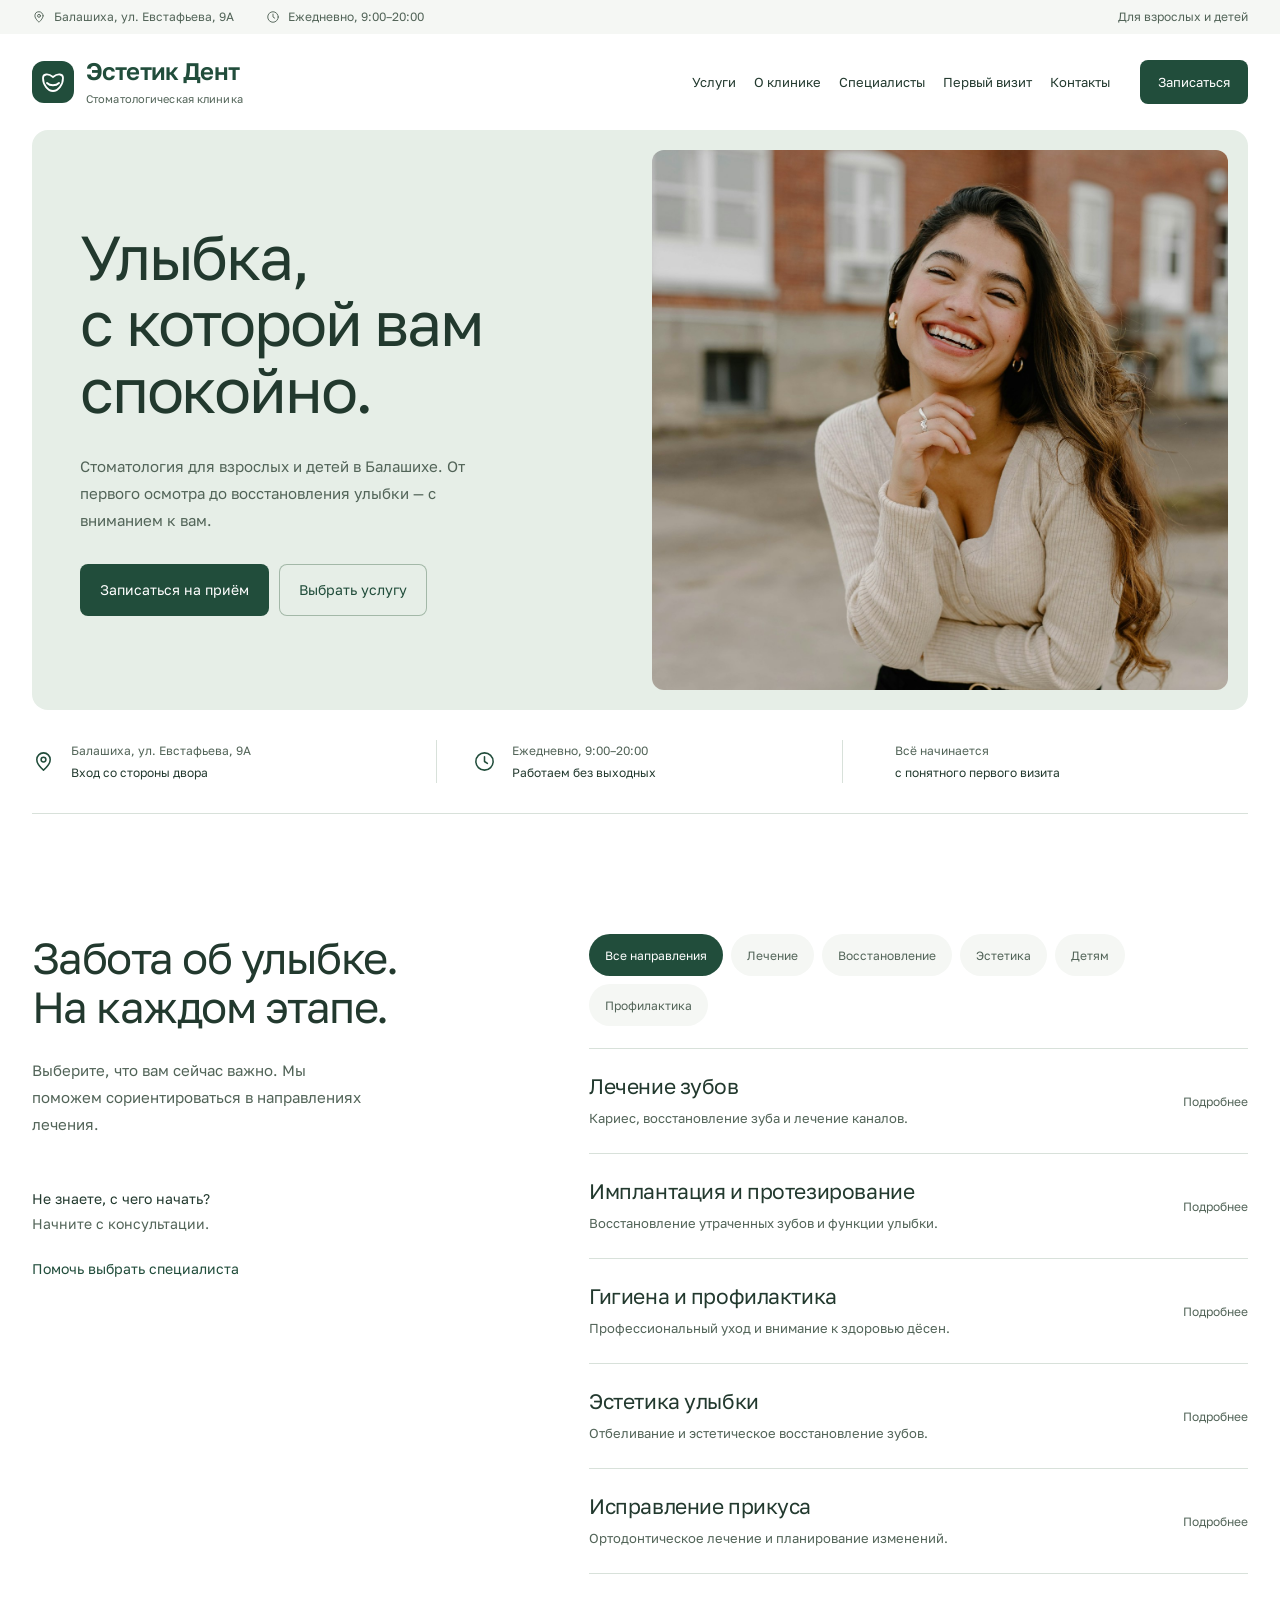
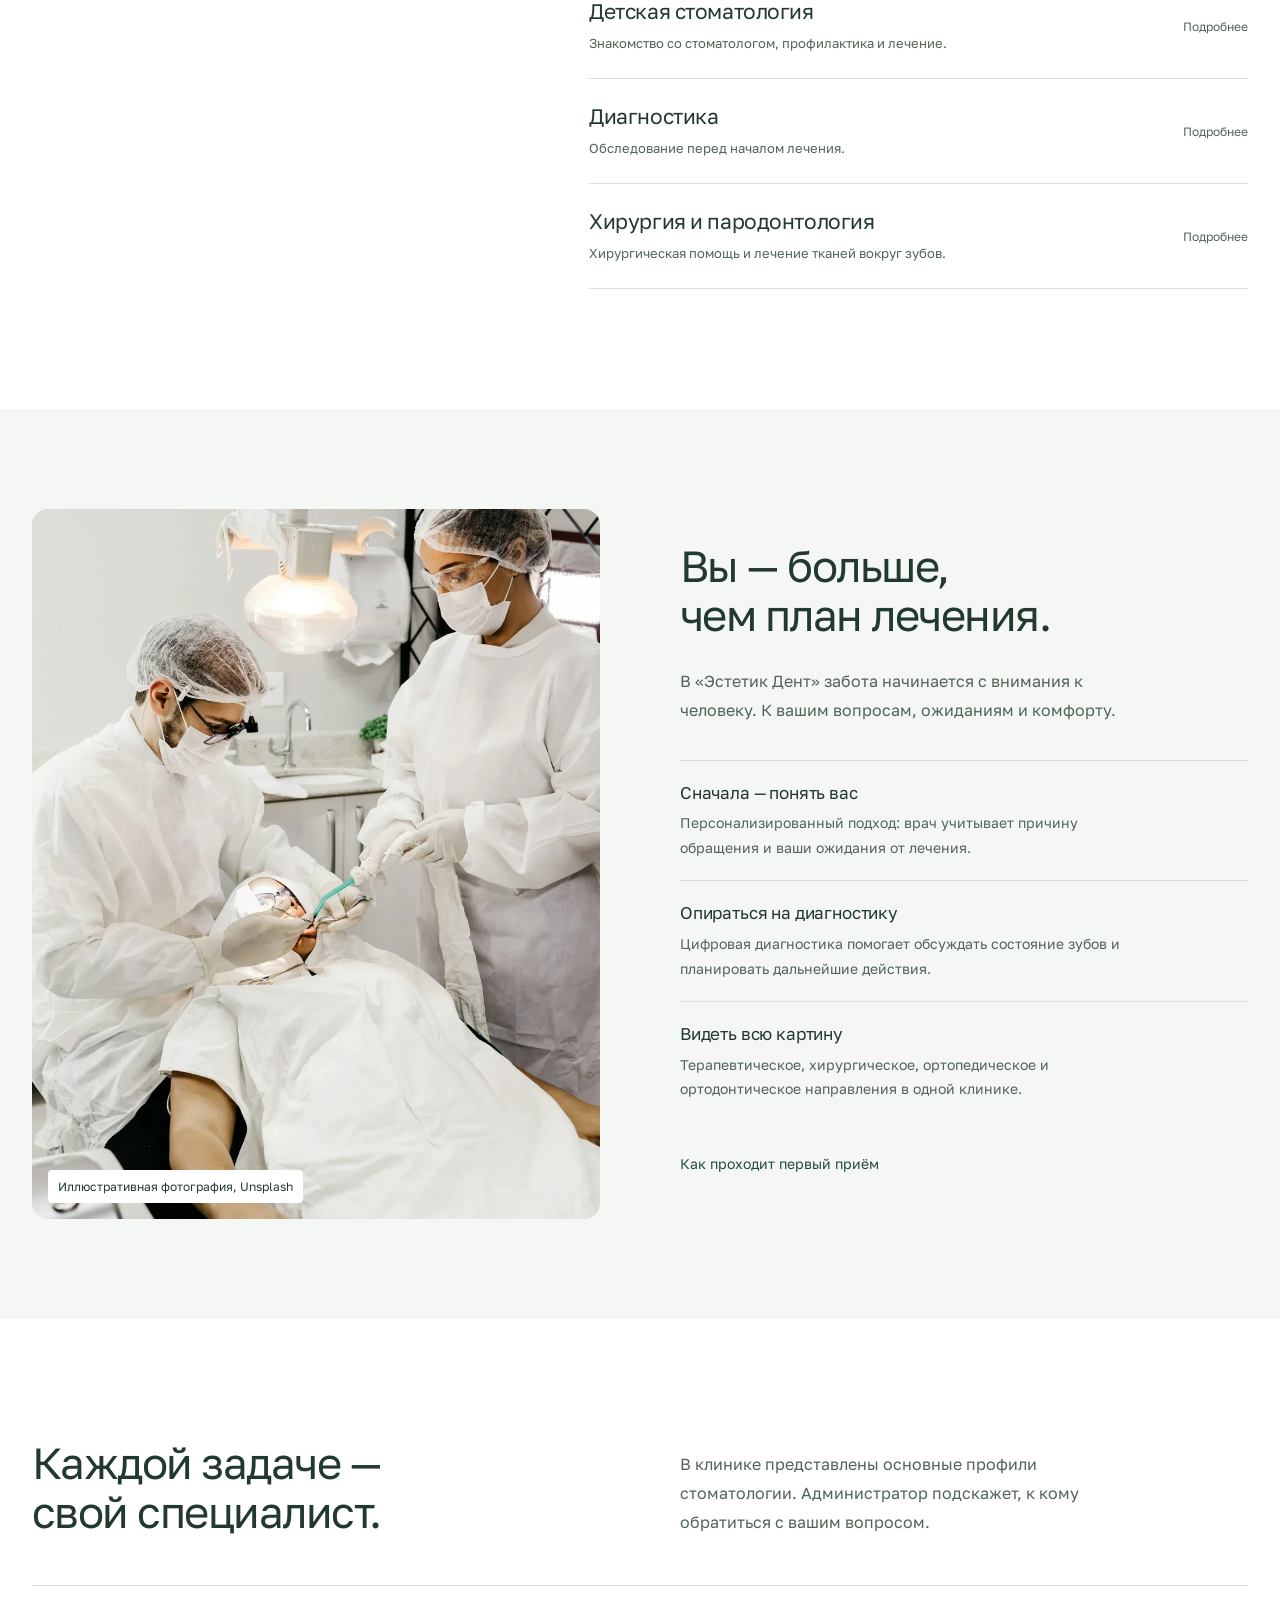
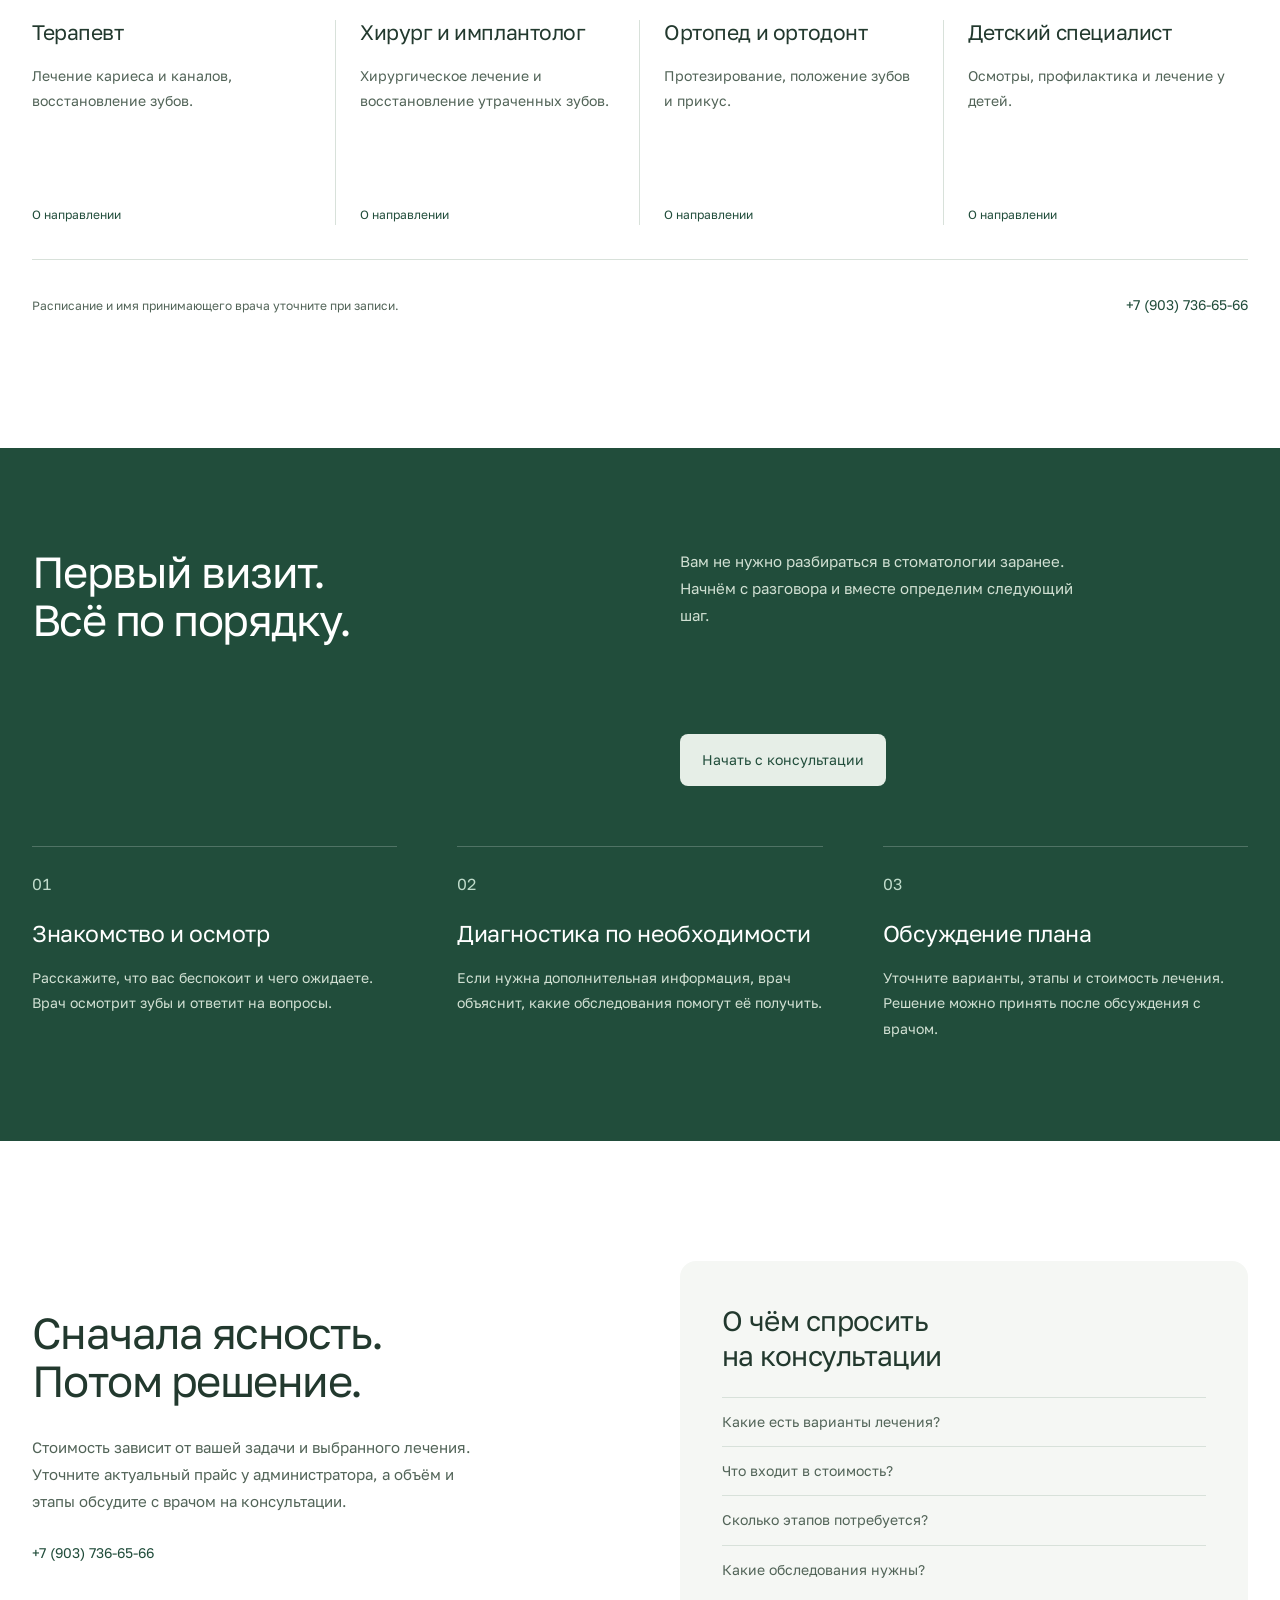
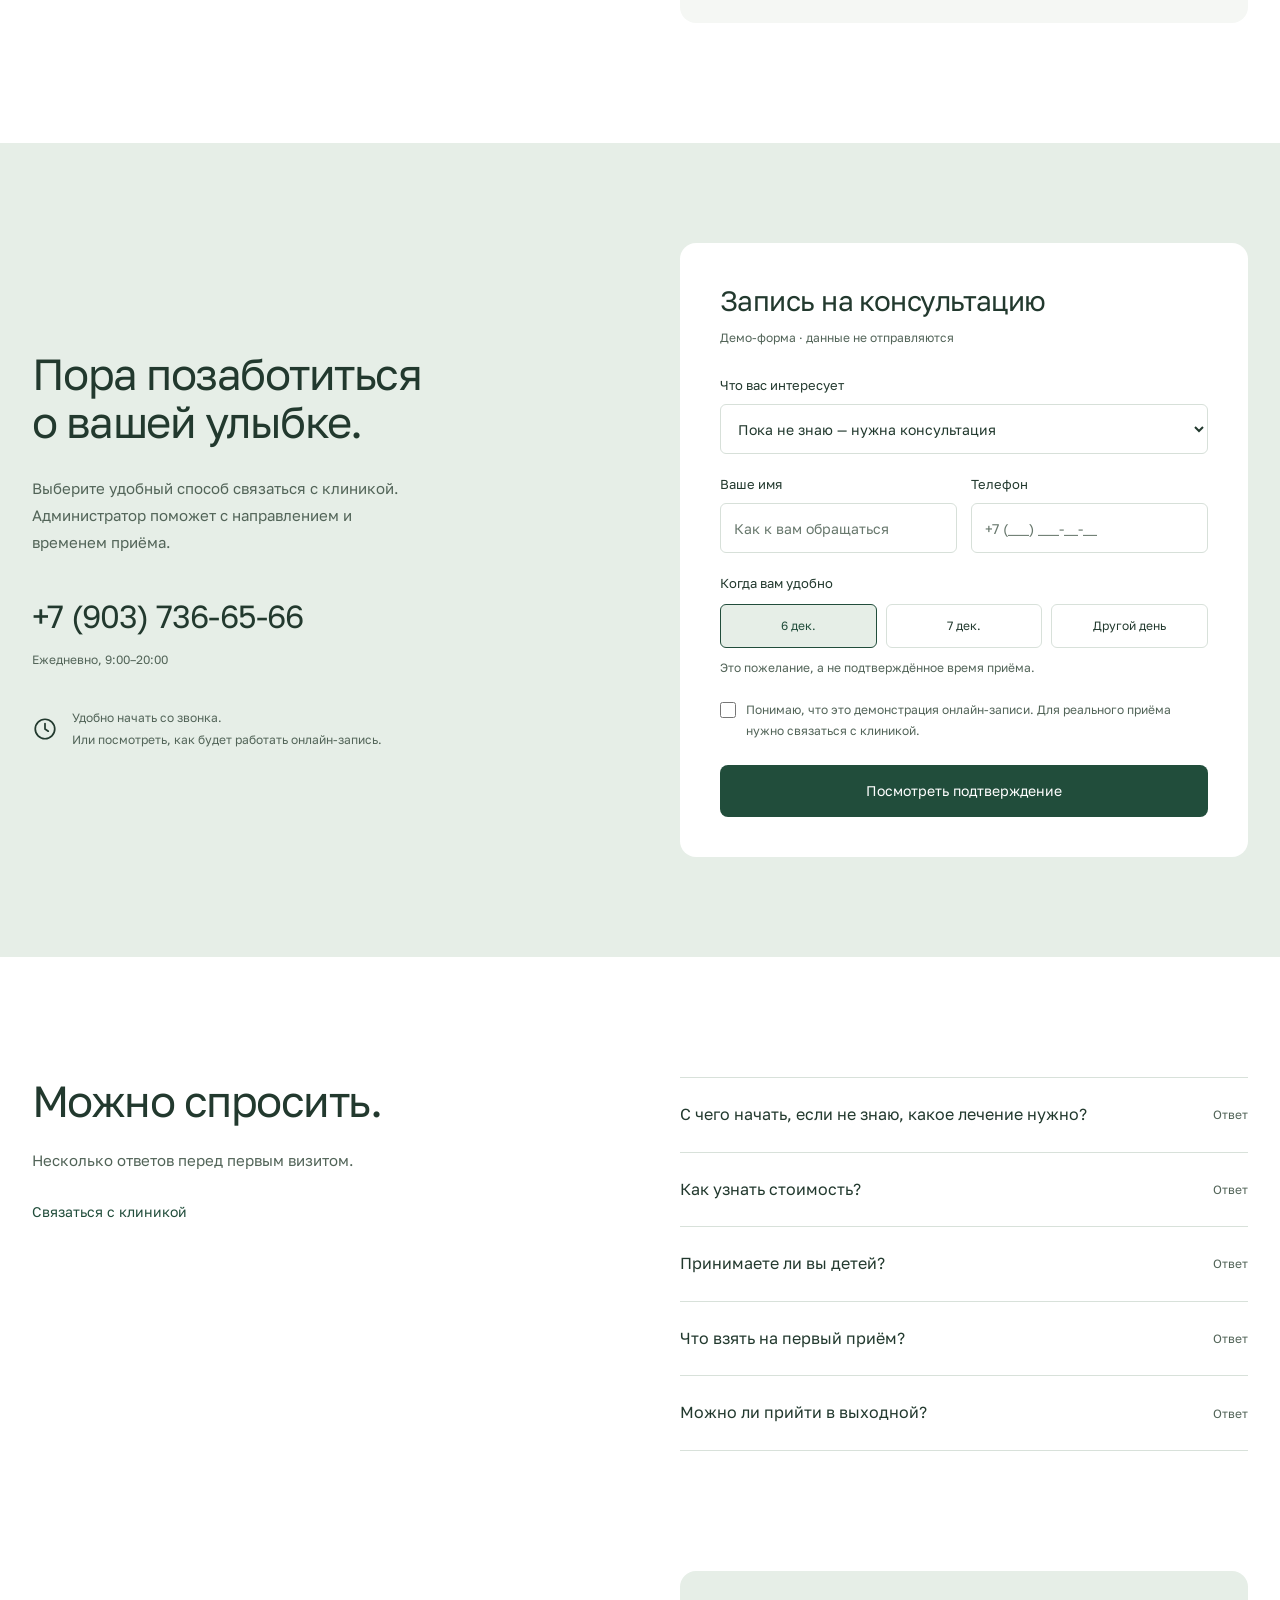
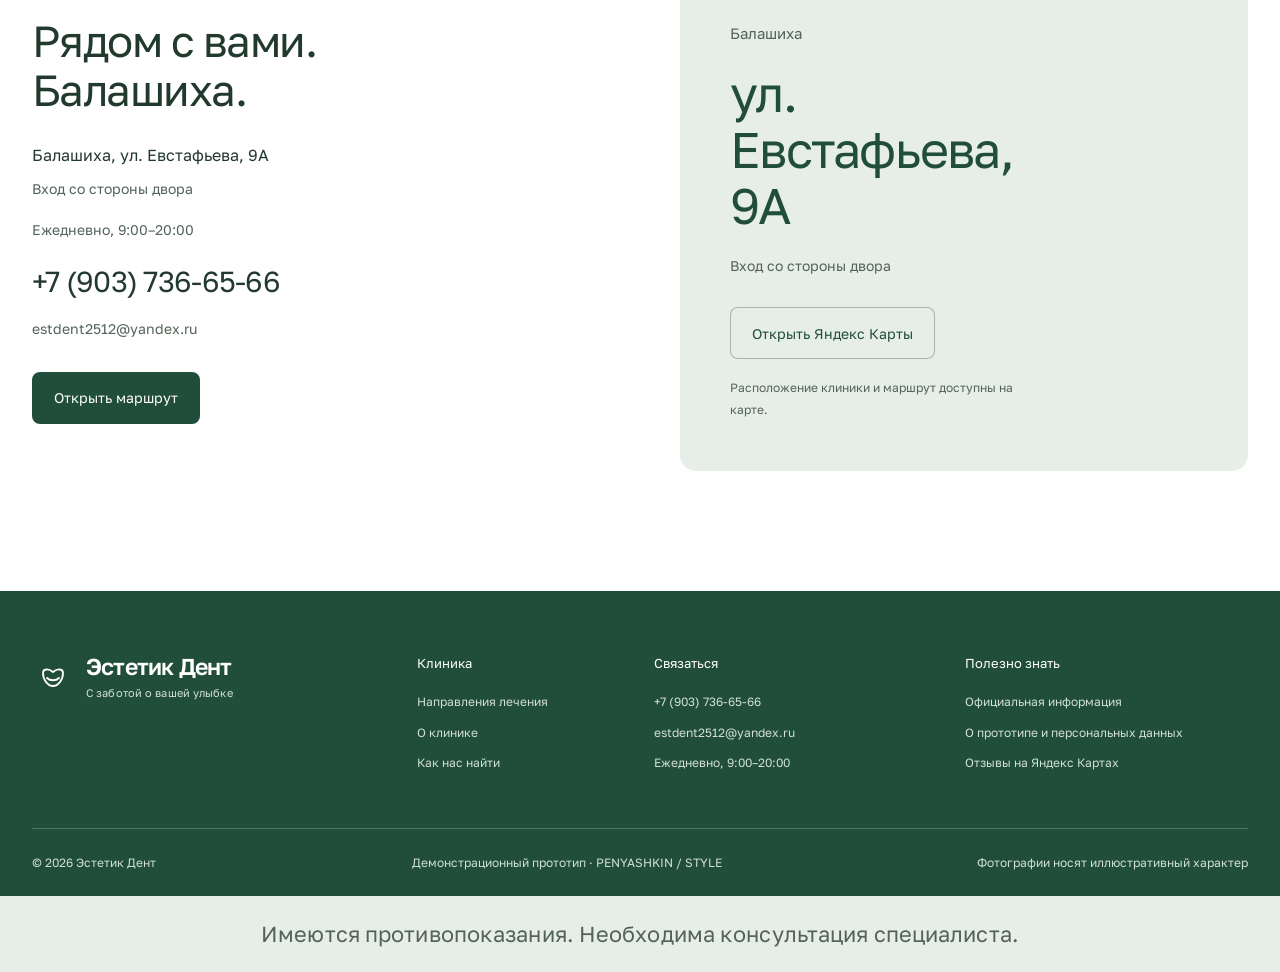
<file: index.html>
<!doctype html>
<html lang="ru">
<head>
  <meta charset="UTF-8"><meta name="viewport" content="width=device-width, initial-scale=1">
  <title>Эстетик Дент — стоматология в Балашихе | Прототип</title>
  <meta name="description" content="Концепция нового сайта Эстетик Дент: стоматология для взрослых и детей в Балашихе. Направления лечения, первый визит и контакты.">
  <meta name="robots" content="noindex, nofollow"><meta name="theme-color" content="#214d3b">
  <meta property="og:title" content="Эстетик Дент — с заботой о вашей улыбке"><meta property="og:description" content="Демонстрационная концепция нового сайта стоматологии в Балашихе."><meta property="og:type" content="website">
  <link rel="icon" href="assets/favicon.svg" type="image/svg+xml"><link rel="preload" href="assets/golos-regular.ttf" as="font" type="font/ttf" crossorigin>
  <link rel="preload" href="assets/smile.jpg" as="image"><link rel="stylesheet" href="styles.css">
  <script src="clinic.config.js" defer></script><script src="shared.js" defer></script><script src="app.js" defer></script>
</head>
<body data-page="home">
  <a class="skip-link" href="#main">Перейти к содержанию</a>
  <header data-header></header>
  <main id="main">
    <section class="hero container" aria-labelledby="hero-title">
      <div class="hero-copy"><h1 id="hero-title"></h1><p class="hero-description"></p><div class="hero-actions"><a href="#appointment" class="button">Записаться на приём </a><a href="#services" class="button secondary">Выбрать услугу </a></div></div>
      <div class="hero-image"><img id="hero-photo" src="assets/smile.jpg" width="1400" height="2100" fetchpriority="high" alt=""></div>
    </section>
    <div class="container care-strip"><div><span data-icon="pin"></span><p id="strip-address"></p></div><div><span data-icon="clock"></span><p id="strip-hours"></p></div><a href="#first-visit"><span data-icon="shield"></span><p>Всё начинается<br><strong>с понятного первого визита</strong></p></a></div>

    <section class="section container services-layout" id="services" aria-labelledby="services-title"><div class="services-intro"><h2 id="services-title">Забота об улыбке.<br>На каждом этапе.</h2><p>Выберите, что вам сейчас важно. Мы поможем сориентироваться в направлениях лечения.</p><div class="service-help"><p>Не знаете, с чего начать? <span>Начните с консультации.</span></p><a class="inline-link" href="#appointment">Помочь выбрать специалиста</a></div></div><div class="services-catalog"><div class="service-filters" role="group" aria-label="Фильтр направлений"></div><p id="filter-status" class="sr-only" aria-live="polite"></p><div class="service-list"></div></div></section>

    <section class="about-section" id="about" aria-labelledby="about-title"><div class="container about-grid"><div class="about-visual"><img id="care-photo" src="assets/care.webp" width="1024" height="1024" loading="lazy" alt="Иллюстративная фотография стоматологического приёма, Unsplash"><span class="image-note">Иллюстративная фотография, Unsplash</span></div><div class="about-copy"><h2 id="about-title">Вы — больше,<br>чем план лечения.</h2><p class="lead">В «<span data-name></span>» забота начинается с внимания к человеку. К вашим вопросам, ожиданиям и комфорту.</p><div class="principles"></div><a class="inline-link" href="#first-visit">Как проходит первый приём </a></div></div></section>

    <section class="section container specialists-section" id="specialists" aria-labelledby="specialists-title"><div class="section-heading"><h2 id="specialists-title">Каждой задаче —<br>свой специалист.</h2><p>В клинике представлены основные профили стоматологии. Администратор подскажет, к кому обратиться с вашим вопросом.</p></div><div class="profile-list"></div><div class="specialists-close"><span>Расписание и имя принимающего врача уточните при записи.</span><a class="inline-link" data-phone></a></div></section>

    <section class="visit-section" id="first-visit" aria-labelledby="visit-title"><div class="container visit-grid"><div class="visit-intro"><h2 id="visit-title">Первый визит.<br>Всё по порядку.</h2><p>Вам не нужно разбираться в стоматологии заранее. Начнём с разговора и вместе определим следующий шаг.</p><a class="button light" href="#appointment">Начать с консультации </a></div><ol class="visit-steps"></ol></div></section>

    <section class="section container price-section" id="cost" aria-labelledby="cost-title"><div><h2 id="cost-title">Сначала ясность.<br>Потом решение.</h2><p>Стоимость зависит от вашей задачи и выбранного лечения. Уточните актуальный прайс у администратора, а объём и этапы обсудите с врачом на консультации.</p><a class="inline-link" data-phone></a></div><div class="price-note"><span data-icon="check"></span><h3>О чём спросить<br>на консультации</h3><ul><li>Какие есть варианты лечения?</li><li>Что входит в стоимость?</li><li>Сколько этапов потребуется?</li><li>Какие обследования нужны?</li></ul></div></section>

    <section class="appointment-section" id="appointment" aria-labelledby="appointment-title"><div class="container appointment-grid"><div class="appointment-copy"><h2 id="appointment-title">Пора позаботиться<br>о вашей улыбке.</h2><p>Выберите удобный способ связаться с клиникой. Администратор поможет с направлением и временем приёма.</p><a class="appointment-phone" data-phone></a><span class="appointment-hours"></span><div class="appointment-note"><span data-icon="clock"></span><p>Удобно начать со звонка.<br>Или посмотреть, как будет работать онлайн-запись.</p></div></div><div class="booking-panel"><form id="booking-form" novalidate><h3>Запись на консультацию</h3><p class="demo-label">Демо-форма · данные не отправляются</p><div class="field"><label for="booking-service">Что вас интересует</label><select id="booking-service" name="service"></select></div><div class="two-fields"><div class="field"><label for="booking-name">Ваше имя</label><input id="booking-name" name="name" autocomplete="given-name" placeholder="Как к вам обращаться" maxlength="60" required aria-describedby="name-error"><span class="field-error" id="name-error"></span></div><div class="field"><label for="booking-phone">Телефон</label><input id="booking-phone" name="phone" type="tel" inputmode="tel" autocomplete="tel" placeholder="+7 (___) ___-__-__" maxlength="22" required aria-describedby="phone-error"><span class="field-error" id="phone-error"></span></div></div><fieldset class="date-choice"><legend>Когда вам удобно</legend><div id="date-options"></div><p>Это пожелание, а не подтверждённое время приёма.</p></fieldset><label class="consent"><input type="checkbox" id="booking-consent" required><span>Понимаю, что это демонстрация онлайн-записи. Для реального приёма нужно связаться с клиникой.</span></label><span class="field-error" id="consent-error"></span><button class="button booking-submit" type="submit">Посмотреть подтверждение </button></form><div class="booking-success" hidden tabindex="-1"><span class="success-icon" data-icon="check"></span><h3>Так будет выглядеть<br>подтверждение заявки.</h3><p id="success-description"></p><p>Это демонстрация: заявка не отправлена. Для реальной записи позвоните в клинику.</p><a class="button" data-phone></a><button class="text-button" id="reset-booking">Вернуться к форме </button></div></div></div></section>

    <section class="section container faq-section" id="questions" aria-labelledby="faq-title"><div><h2 id="faq-title">Можно спросить.</h2><p>Несколько ответов перед первым визитом.</p><a class="inline-link" href="#contacts">Связаться с клиникой </a></div><div class="faq-list"></div></section>

    <section class="contacts-section container" id="contacts" aria-labelledby="contacts-title"><div class="contact-info"><h2 id="contacts-title">Рядом с вами.<br>В Балашихе.</h2><div class="contact-details"><p class="contact-address"></p><p class="contact-entrance"></p><p class="contact-hours"></p><a class="contact-phone" data-phone></a><a class="contact-email"></a></div><a class="button route-link" target="_blank" rel="noopener">Открыть маршрут </a></div><div class="map-panel"><div class="map-intro"><p class="map-city"></p><strong class="map-address"></strong><p class="map-entrance"></p><a class="button secondary map-link" target="_blank" rel="noopener">Открыть Яндекс Карты</a><p class="map-explanation">Расположение клиники и маршрут доступны на карте.</p></div></div></section>
  </main>
  <footer data-footer></footer>
  <div class="mobile-booking"><a class="mobile-call" data-phone></a><a class="button" href="#appointment">Записаться </a></div>
  <noscript><div class="noscript-notice">Для интерактивного прототипа включите JavaScript. Клиника: +7 (903) 736-65-66, Балашиха, ул. Евстафьева, 9А.</div></noscript>
</body>
</html>
</file>
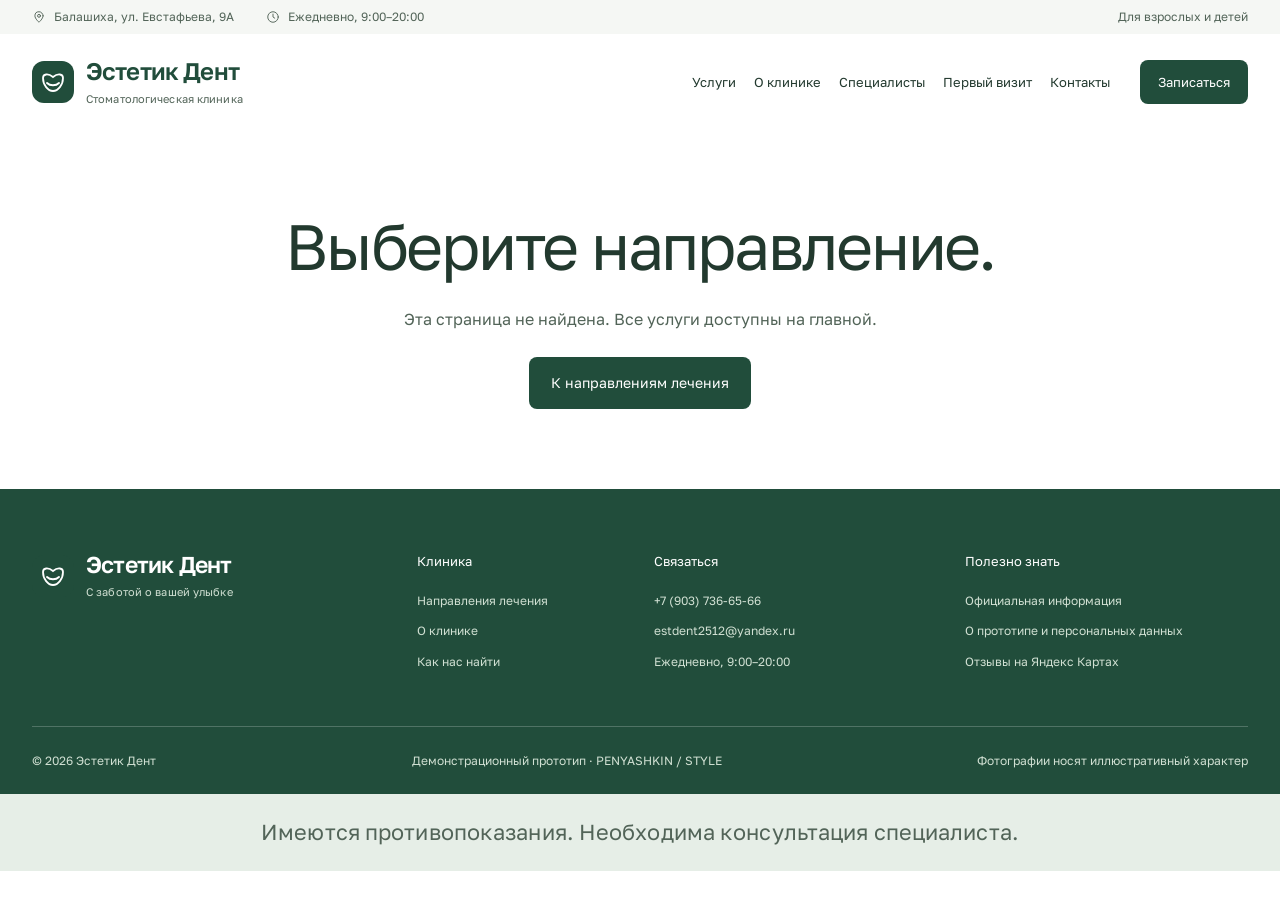
<file: service.html>
<!doctype html><html lang="ru"><head><meta charset="UTF-8"><meta name="viewport" content="width=device-width, initial-scale=1"><title>Направления лечения — Эстетик Дент</title><meta name="robots" content="noindex, nofollow"><meta name="description" content="Направления лечения в клинике Эстетик Дент. Демонстрационный прототип."><meta name="theme-color" content="#214d3b"><link rel="icon" href="assets/favicon.svg" type="image/svg+xml"><link rel="stylesheet" href="styles.css"><script src="clinic.config.js" defer></script><script src="shared.js" defer></script><script src="service.js" defer></script></head><body data-page="service"><a class="skip-link" href="#main">Перейти к содержанию</a><header data-header></header><main id="main" class="container"><div id="service-content"></div></main><footer data-footer></footer></body></html>
</file>
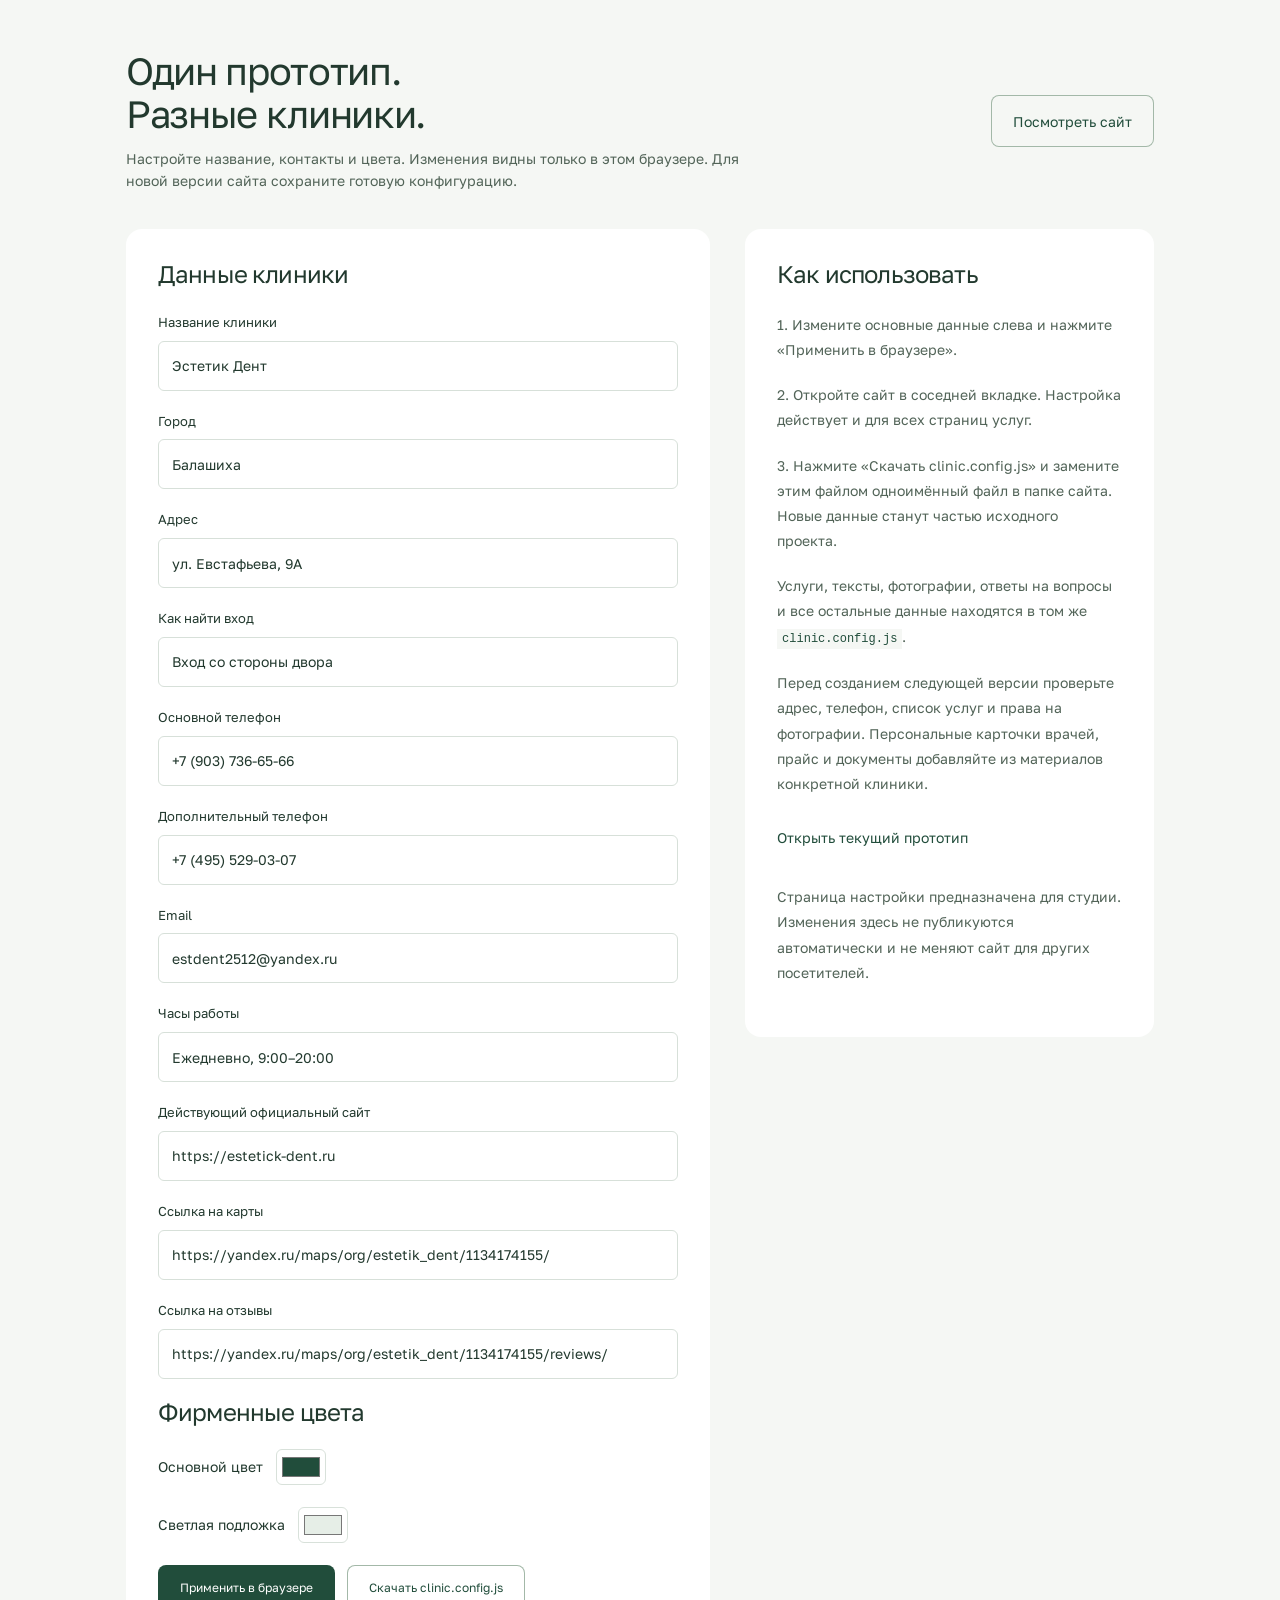
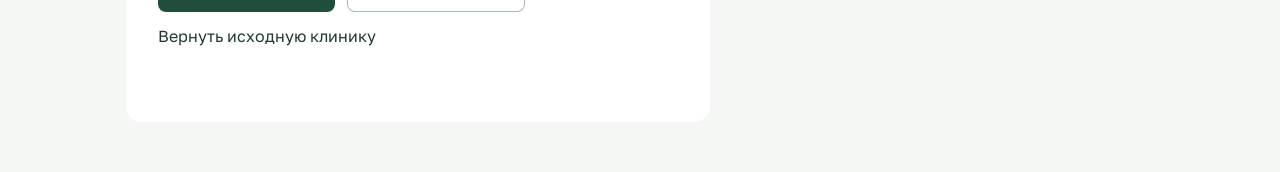
<file: studio.html>
<!doctype html><html lang="ru"><head><meta charset="UTF-8"><meta name="viewport" content="width=device-width, initial-scale=1"><meta name="robots" content="noindex, nofollow"><title>Настройка прототипа — PENYASHKIN / STYLE</title><link rel="icon" href="assets/favicon.svg" type="image/svg+xml"><link rel="stylesheet" href="styles.css"><script src="clinic.config.js" defer></script><script src="shared.js" defer></script><script src="studio.js" defer></script></head><body class="studio-page" data-page="studio"><main class="studio-shell"><div class="studio-heading"><div><h1>Один прототип.<br>Разные клиники.</h1><p>Настройте название, контакты и цвета. Изменения видны только в этом браузере. Для новой версии сайта сохраните готовую конфигурацию.</p></div><a class="button secondary" href="index.html" target="_blank" rel="noopener">Посмотреть сайт </a></div><div class="studio-grid"><form class="studio-form" id="studio-form"><h2>Данные клиники</h2><div id="studio-fields"></div><h2>Фирменные цвета</h2><label class="color-input">Основной цвет<input name="primary" type="color"></label><label class="color-input">Светлая подложка<input name="surface" type="color"></label><div class="studio-actions"><button class="button" type="submit">Применить в браузере</button><button class="button secondary" id="export-config" type="button">Скачать clinic.config.js</button><button class="text-button" id="reset-config" type="button">Вернуть исходную клинику</button></div><p class="studio-status" role="status" aria-live="polite"></p></form><aside class="studio-explainer"><h2>Как использовать</h2><p>1. Измените основные данные слева и нажмите «Применить в браузере».</p><p>2. Откройте сайт в соседней вкладке. Настройка действует и для всех страниц услуг.</p><p>3. Нажмите «Скачать clinic.config.js» и замените этим файлом одноимённый файл в папке сайта. Новые данные станут частью исходного проекта.</p><p>Услуги, тексты, фотографии, ответы на вопросы и все остальные данные находятся в том же <code>clinic.config.js</code>.</p><p>Перед созданием следующей версии проверьте адрес, телефон, список услуг и права на фотографии. Персональные карточки врачей, прайс и документы добавляйте из материалов конкретной клиники.</p><a class="inline-link" href="index.html" target="_blank" rel="noopener">Открыть текущий прототип </a><p>Страница настройки предназначена для студии. Изменения здесь не публикуются автоматически и не меняют сайт для других посетителей.</p></aside></div></main></body></html>
</file>
<file: styles.css>
@font-face{font-family:Golos;src:url('assets/golos-regular.ttf') format('truetype');font-weight:400 500;font-display:swap}
@font-face{font-family:Golos;src:url('assets/golos-semibold.ttf') format('truetype');font-weight:550 800;font-display:swap}
:root{--forest:#214d3b;--sage:#e6eee7;--ink:#22392e;--muted:#526458;--white:#fff;--line:#d8e1da;--soft:#f5f7f4;--radius:16px;--ease:cubic-bezier(.16,1,.3,1)}
*{box-sizing:border-box}
html{scroll-behavior:smooth;scroll-padding-top:32px;scrollbar-color:#93aa99 var(--soft)}
body{margin:0;color:var(--ink);background:var(--white);font-family:Golos,sans-serif;font-size:16px;line-height:1.6;-webkit-font-smoothing:antialiased}
::selection{background:#c3dbc7;color:var(--ink)}
input,textarea{caret-color:var(--forest)}
button,input,select,textarea{font:inherit}
button,a,input,select,summary{touch-action:manipulation}
a{color:inherit;text-decoration:none}
a,button{-webkit-tap-highlight-color:transparent}
button{border:0;cursor:pointer}
button:disabled{opacity:.5;cursor:wait}
img{display:block;max-width:100%;height:auto}
p,h1,h2,h3,h4{margin:0}
h1,h2,h3{font-weight:400;line-height:1.12;text-wrap:balance}
h1{font-size:clamp(54px,5vw,72px);letter-spacing:-.035em}
h2{font-size:clamp(36px,3.4vw,50px);letter-spacing:-.035em}
h3{font-size:23px;letter-spacing:-.02em}
p{color:var(--muted)}
a:focus-visible,button:focus-visible,input:focus-visible,select:focus-visible,summary:focus-visible{outline:3px solid #5b8268;outline-offset:5px}
input:focus-visible,select:focus-visible{outline-offset:2px}
button.text-button{background:none;padding:0;text-align:left;color:inherit}
.icon{width:22px;height:22px;flex:none;display:inline-block;vertical-align:middle}
[data-icon]{display:inline-flex;flex:none}
.container{width:calc(100% - 96px);max-width:1320px;margin-inline:auto}
.section{padding-block:120px}
.section-heading{display:grid;grid-template-columns:1fr 1fr;align-items:end;gap:80px;margin-bottom:48px}
.section-heading>p{max-width:430px;line-height:1.8}
.button{display:inline-flex;align-items:center;justify-content:center;min-height:52px;border-radius:8px;padding:15px 22px;color:#fff;background:var(--forest);font-weight:400;font-size:14px;line-height:1.4;transition:background .18s var(--ease),color .18s var(--ease)}
.button:hover{background:#15382a}
.button .icon{width:18px;height:18px;margin-left:10px}
.button.secondary{background:transparent;color:var(--forest);box-shadow:inset 0 0 0 1px #a3b8a8}
.button.secondary:hover{background:#d8e5db}
.button.light{background:var(--sage);color:var(--forest)}
.button.light:hover{background:#fff}
.button.compact{min-height:44px;padding:12px 18px;font-size:13px}
.inline-link{font-weight:500;color:var(--forest);display:inline-flex;align-items:center;font-size:14px;min-height:44px;transition:color .18s var(--ease)}
.inline-link:hover{color:#15382a}
.sr-only{position:absolute;width:1px;height:1px;padding:0;margin:-1px;overflow:hidden;clip:rect(0,0,0,0);white-space:nowrap;border:0}
.skip-link{position:fixed;top:8px;left:16px;background:var(--forest);color:white;z-index:100;padding:10px 16px;transform:translateY(-150%)}
.skip-link:focus{transform:translateY(0)}
[hidden]{display:none!important}
header{position:relative;z-index:30;background:var(--white)}
.utility{background:var(--soft);font-size:12px;color:var(--muted)}
.utility-inner{height:34px;display:flex;gap:32px;align-items:center}
.utility-inner>a,.utility-inner>span{display:flex;align-items:center;gap:8px}
.utility .icon{width:14px;height:14px}
.utility-note{margin-left:auto}
.nav-row{min-height:96px;display:flex;gap:26px;align-items:center;justify-content:space-between}
.brand{display:flex;gap:12px;align-items:center;color:var(--forest);flex:none}
.brand>span{font-size:24px;font-weight:600;letter-spacing:-.035em;line-height:1.2}
.brand small{display:block;font-size:11px;font-weight:400;letter-spacing:.01em;line-height:1.6;margin-top:4px;color:var(--muted)}
.brand-mark{height:42px;width:42px}
.nav-row nav{display:flex;align-items:center;gap:24px;margin-left:auto}
.nav-row nav a{font-size:13px;white-space:nowrap;padding-block:15px}
.nav-row nav a:hover{color:var(--forest)}
.nav-actions{display:flex;gap:22px;align-items:center;margin-left:4px}
.nav-phone{font-size:13px;white-space:nowrap}
.menu-toggle{display:none;padding:10px;background:transparent;color:var(--forest)}
/* The photograph is a framed gallery piece; the display stays light. */
.hero{display:grid;grid-template-columns:51% 49%;min-height:620px;background:var(--sage);border-radius:var(--radius);overflow:hidden}
.hero-copy{padding:60px 58px;display:flex;flex-direction:column;justify-content:center;align-items:flex-start}
.hero h1{max-width:600px;line-height:1.07}
.hero-description{font-size:15px;line-height:1.8;max-width:390px;margin-top:30px;color:var(--muted)}
.hero-actions{display:flex;gap:10px;margin-top:30px;flex-wrap:wrap}
.hero-actions .button{padding-inline:20px}
.hero-image{position:relative;margin:20px 20px 20px 0;border-radius:12px;overflow:hidden;min-height:580px}
.hero-image>img{width:100%;height:100%;position:absolute;object-fit:cover;object-position:50% 33%}
.care-strip{display:grid;grid-template-columns:1fr 1fr 1fr;padding-block:30px;border-bottom:1px solid var(--line)}
.care-strip>div,.care-strip>a{display:flex;align-items:center;gap:16px;padding-inline:36px;border-right:1px solid var(--line)}
.care-strip>div:first-child{padding-left:0}
.care-strip>a{border-right:0;padding-right:0}
.care-strip .icon{color:var(--forest);width:23px;height:23px}
.care-strip p{font-size:12px;line-height:1.8}
.care-strip strong{font-weight:400;color:var(--ink)}
/* An asymmetric catalogue rather than a wall of promotional tiles. */
.services-layout{display:grid;grid-template-columns:.85fr 1.15fr;gap:90px;align-items:start}
.services-intro{position:sticky;top:40px}
.services-intro>p{max-width:330px;line-height:1.8;font-size:15px;margin-top:25px}
.service-help{margin-top:50px;max-width:310px;font-size:14px}
.service-help p{color:var(--ink)}
.service-help p>span{display:block;color:var(--muted);margin-top:3px}
.service-help .inline-link{margin-top:12px}
.service-filters{display:flex;flex-wrap:wrap;gap:8px;margin-bottom:22px}
.filter{padding:10px 16px;min-height:42px;background:var(--soft);border-radius:30px;font-size:12px;color:var(--muted);transition:background .18s var(--ease),color .18s var(--ease)}
.filter:hover{background:var(--sage)}
.filter.active{background:var(--forest);color:#fff}
.service-list{display:grid;grid-template-columns:1fr;border-top:1px solid var(--line)}
.service-row{display:flex;justify-content:space-between;align-items:center;gap:24px;min-height:105px;padding:24px 0;border-bottom:1px solid var(--line);transition:background .18s var(--ease)}
.service-row h3{font-size:21px;line-height:1.25}
.service-row p{font-size:13px;margin-top:8px;max-width:450px;line-height:1.65}
.service-more{font-size:12px;color:var(--muted);flex:none;min-height:44px;display:flex;align-items:center}
.service-row:hover{background:var(--soft)}
.service-row:hover .service-more,.service-row:hover h3{color:var(--forest)}
.about-section{background:var(--soft);padding-block:100px}
.about-grid{display:grid;grid-template-columns:1fr 1fr;gap:110px;align-items:center}
.about-visual{position:relative;overflow:hidden;border-radius:var(--radius);aspect-ratio:4/5;background:var(--sage)}
.about-visual img{height:100%;width:100%;object-fit:cover;object-position:50% 45%}
.image-note{position:absolute;bottom:16px;left:16px;font-size:12px;color:var(--ink);background:#fff;padding:7px 10px;max-width:calc(100% - 32px);border-radius:4px}
.about-copy h2{margin-bottom:27px}
.lead{font-size:16px;line-height:1.8;max-width:470px}
.principles{margin-block:35px 20px;display:grid}
.principle{padding-block:20px;border-top:1px solid var(--line)}
.principle>span,.price-note>[data-icon],.success-icon,.faq-list summary>span{display:none}
.principle h3{font-size:17px;line-height:1.4;font-weight:500;letter-spacing:-.01em}
.principle p{font-size:14px;line-height:1.75;margin-top:7px;max-width:440px}
.profile-list{display:grid;grid-template-columns:repeat(4,1fr);border-top:1px solid var(--line);border-bottom:1px solid var(--line);padding-block:34px}
.profile{display:flex;flex-direction:column;align-items:flex-start;padding-inline:30px;border-right:1px solid var(--line);min-height:205px}
.profile:first-child{padding-left:0}
.profile:last-child{border:0;padding-right:0}
.profile h3{font-size:23px;line-height:1.2;max-width:230px}
.profile p{font-size:14px;line-height:1.8;margin-top:18px}
.profile-link{margin-top:auto;padding-top:24px;min-height:44px;font-size:12px;color:var(--forest)}
.profile:hover h3{color:var(--forest)}
.specialists-close{margin-top:24px;display:flex;align-items:center;justify-content:space-between;gap:24px;font-size:12px;color:var(--muted)}
/* The ordered sequence has a different rhythm from the catalogue. */
.visit-section{background:var(--forest);color:#fff;padding-block:100px}
.visit-intro{display:grid;grid-template-columns:1fr 1fr;column-gap:110px;align-items:start}
.visit-intro h2{grid-column:1;grid-row:1/3;max-width:520px}
.visit-intro>p{grid-column:2;color:#d1e0d3;max-width:400px;font-size:15px;line-height:1.8}
.visit-intro .button{grid-column:2;justify-self:start;margin-top:25px}
.visit-steps{list-style:none;padding:0;margin:60px 0 0;display:grid;grid-template-columns:repeat(3,1fr);gap:60px}
.visit-steps li{border-top:1px solid #ffffff36;padding-top:25px;display:flex;flex-direction:column;gap:22px}
.step-number{font-size:16px;font-variant-numeric:tabular-nums;color:#bfdbca}
.visit-steps h3{font-size:23px;line-height:1.3}
.visit-steps p{font-size:14px;line-height:1.8;color:#d1e0d3;max-width:370px;margin-top:16px}
.price-section{display:grid;grid-template-columns:1fr 1fr;gap:110px;align-items:center}
.price-section>div:first-child>p{max-width:440px;font-size:15px;line-height:1.8;margin-block:28px 16px}
.price-note{background:var(--soft);padding:42px;border-radius:var(--radius)}
.price-note h3{font-size:28px;line-height:1.25}
.price-note ul{list-style:none;padding:0;margin:24px 0 0;font-size:14px;color:var(--muted)}
.price-note li{border-top:1px solid var(--line);padding-block:13px}
.price-note li:last-child{padding-bottom:0}
.appointment-section{background:var(--sage);padding-block:100px}
.appointment-grid{display:grid;grid-template-columns:1fr 1fr;gap:110px;align-items:center}
.appointment-copy>p{font-size:15px;line-height:1.8;max-width:370px;margin-top:28px}
.appointment-phone{display:block;font-size:32px;font-weight:400;letter-spacing:-.025em;margin-top:35px}
.appointment-hours{display:block;color:var(--muted);font-size:12px;margin-top:8px}
.appointment-note{display:flex;gap:14px;align-items:center;margin-top:38px}
.appointment-note .icon{width:26px;height:26px}
.appointment-note p{font-size:12px;line-height:1.8}
.booking-panel{background:white;padding:40px;border-radius:var(--radius)}
.booking-panel h3{font-size:28px;line-height:1.25}
.demo-label{font-size:12px;margin-block:10px 28px}
.field{display:flex;flex-direction:column;margin-bottom:20px;gap:8px}
.field label{font-size:13px;color:var(--ink)}
.field input,.field select{height:50px;border:1px solid #d7e0d9;border-radius:6px;background:white;padding:10px 13px;color:var(--ink);font-size:14px;min-width:0;width:100%}
.field input::placeholder{color:#68786d;opacity:1}
.field input[aria-invalid=true]{border-color:#a13636}
.two-fields{display:grid;grid-template-columns:1fr 1fr;gap:14px}
.field-error{font-size:12px;color:#a13636;line-height:1.5}
.field-error:empty{display:none}
.date-choice{border:0;padding:0;margin:0 0 22px}
.date-choice legend{font-size:13px;margin-bottom:10px;padding:0}
.date-choice>div{display:flex;gap:9px}
.date-choice label{cursor:pointer;flex:1}
.date-choice input{position:absolute;opacity:0;width:1px;height:1px}
.date-choice span{display:block;padding:11px 12px;min-height:44px;text-align:center;white-space:nowrap;border:1px solid var(--line);border-radius:6px;font-size:12px}
.date-choice input:checked+span{border-color:var(--forest);background:var(--sage);color:var(--forest)}
.date-choice input:focus-visible+span{outline:3px solid #5b8268;outline-offset:3px}
.date-choice>p{font-size:12px;margin-top:10px}
.consent{display:flex;align-items:flex-start;gap:10px;cursor:pointer;font-size:12px;line-height:1.75;color:var(--muted)}
.consent input{width:16px;height:16px;accent-color:var(--forest);flex:none;margin:3px 0}
.booking-submit{width:100%;margin-top:24px;font-size:14px}
.booking-success{display:flex;flex-direction:column;align-items:flex-start;gap:21px;padding-block:25px}
.booking-success>p{font-size:14px;line-height:1.8}
.booking-success>.text-button{font-size:14px;font-weight:500;min-height:44px}
.faq-section{display:grid;grid-template-columns:1fr 1fr;gap:110px}
.faq-section>div:first-child>p{font-size:15px;margin-block:22px 18px}
.faq-list details{border-bottom:1px solid var(--line)}
.faq-list details:first-child{border-top:1px solid var(--line)}
.faq-list summary{list-style:none;cursor:pointer;display:flex;align-items:center;justify-content:space-between;gap:24px;padding:24px 0;font-size:16px;font-weight:400;line-height:1.6}
.faq-list summary::-webkit-details-marker{display:none}
.faq-list summary::after{content:'Ответ';flex:none;font-size:12px;color:var(--muted)}
.faq-list details[open] summary::after{content:'Свернуть';color:var(--forest)}
.faq-list details>p{font-size:14px;line-height:1.85;padding:0 25px 25px 0;max-width:70ch}
.contacts-section{display:grid;grid-template-columns:1fr 1fr;gap:110px;margin-bottom:120px;align-items:center}
.contact-info{padding:15px 0}
.contact-details{display:flex;flex-direction:column;align-items:flex-start;gap:9px;margin-block:28px}
.contact-address{font-size:16px;color:var(--ink)}
.contact-entrance,.contact-hours,.contact-email{font-size:14px;color:var(--muted)}
.contact-hours{margin-top:10px}
.contact-phone{font-size:29px;letter-spacing:-.025em;margin-top:8px}
.contact-email{padding-block:4px}
.map-panel{background:var(--sage);border-radius:var(--radius);min-height:430px;display:flex;align-items:center}
.map-intro{padding:50px}
.map-city{font-size:15px;margin-bottom:20px}
.map-intro strong{font-size:50px;font-weight:400;letter-spacing:-.035em;line-height:1.12;display:block;color:var(--forest);max-width:330px}
.map-entrance{font-size:14px;margin-top:22px}
.map-intro .button{margin-top:30px}
.map-explanation{font-size:12px;line-height:1.8;margin-top:18px;max-width:300px}
footer{background:var(--forest);color:#fff;padding-top:62px}
.footer-main{display:grid;grid-template-columns:1.4fr .8fr 1.1fr 1.15fr;gap:40px;padding-bottom:54px}
.footer-main .brand{color:#fff}
.footer-main .brand-mark{color:var(--forest)}
.footer-main .brand small{color:#d1e0d3}
.footer-main>div{display:flex;flex-direction:column;align-items:flex-start;gap:10px}
.footer-main>div>a,.footer-main>div>span,.footer-main>div>button{font-size:12px;line-height:1.7;color:#d1e0d3}
.footer-main>div>a:hover,.footer-main>div>button:hover{color:#fff}
.footer-label{font-size:13px;color:#fff;margin-bottom:9px}
.footer-brand{align-self:start}
.footer-brand>span{font-size:23px}
.footer-bottom{border-top:1px solid #ffffff36;padding-block:24px;display:flex;justify-content:space-between;gap:20px;font-size:12px;color:#d1e0d3}
.medical-notice{text-align:center;font-size:clamp(13px,1.7vw,24px);letter-spacing:.005em;color:var(--muted);background:var(--sage);padding:22px 24px;line-height:1.5}
.mobile-booking{display:none}
.policy-dialog{border:0;border-radius:var(--radius);padding:42px;width:calc(100% - 36px);max-width:550px;color:var(--ink);box-shadow:0 15px 65px #00000030}
.policy-dialog::backdrop{background:#1830247a}
.policy-dialog h2{font-size:29px;padding-right:22px;line-height:1.2;margin-bottom:24px}
.policy-dialog p{font-size:14px;line-height:1.8;margin-bottom:17px}
.policy-dialog p a{font-weight:500}
.policy-dialog .button{margin-top:8px}
.dialog-close{position:absolute;right:18px;top:18px;background:transparent;color:var(--ink);padding:8px}
.noscript-notice{padding:30px;background:var(--sage);color:var(--ink)}
/* Dedicated treatment pages share the calm gallery typography. */
.breadcrumbs{display:flex;align-items:center;flex-wrap:wrap;gap:10px;font-size:12px;color:var(--muted);margin-block:30px}
.service-hero{background:var(--sage);border-radius:var(--radius);padding:65px;display:grid;grid-template-columns:1.3fr .7fr;gap:80px}
.service-hero h1{font-size:54px}
.service-hero .service-lead{font-size:16px;margin-top:27px;line-height:1.85;max-width:590px}
.service-hero .button{margin-top:30px}
.service-aside{border-left:1px solid #b9cdbe;padding-left:36px;align-self:center}
.service-aside h3{font-size:22px;line-height:1.3;margin-bottom:18px}
.service-aside>p{font-size:14px;line-height:1.8}
.service-aside a{display:block;font-size:23px;margin-top:20px;letter-spacing:-.03em}
.service-body{display:grid;grid-template-columns:1fr 1fr;gap:110px;padding-block:100px}
.service-body h2{font-size:38px}
.service-body p{font-size:15px;margin-top:25px;line-height:1.85}
.service-body ul{list-style:none;margin:0;padding:0}
.service-body li{border-bottom:1px solid var(--line);padding:24px 0;font-size:18px;display:flex;align-items:center;gap:16px}
.service-next{padding:40px;background:var(--soft);border-radius:var(--radius);display:flex;justify-content:space-between;gap:32px;align-items:center;margin-bottom:100px}
.service-next h2{font-size:30px}
.service-next p{margin-top:13px;font-size:14px}
.service-next .button{flex:none}
.missing-service{padding:80px 0;text-align:center}
.missing-service p{margin-block:25px}
.studio-page{background:var(--soft)}
.studio-shell{max-width:1100px;margin:0 auto;padding:50px 36px}
.studio-heading{display:flex;align-items:center;justify-content:space-between;gap:30px;margin-bottom:36px}
.studio-heading h1{font-size:38px}
.studio-heading p{font-size:14px;margin-top:13px;max-width:650px}
.studio-grid{display:grid;grid-template-columns:1fr .7fr;gap:35px}
.studio-form,.studio-explainer{background:white;padding:32px;border-radius:var(--radius);align-self:start}
.studio-form h2,.studio-explainer h2{font-size:24px;margin-bottom:24px}
.studio-explainer p{font-size:14px;line-height:1.8;margin-bottom:20px}
.studio-explainer code{font-size:12px;background:var(--soft);padding:3px 5px;color:var(--forest)}
.studio-form .two-fields{align-items:start}
.studio-actions{display:flex;gap:12px;flex-wrap:wrap;margin-top:10px}
.studio-actions .button{font-size:12px;min-height:45px}
.studio-status{color:var(--forest);font-size:14px;margin-top:20px;min-height:20px}
.color-input{display:flex;gap:13px;align-items:center;margin-bottom:22px;font-size:14px}
.color-input input{height:36px;width:50px;border:1px solid var(--line);padding:3px;background:white;border-radius:6px}
.studio-explainer .inline-link{margin-bottom:24px;font-size:14px}
@media(max-width:1280px){
 .container{width:calc(100% - 64px)}.nav-row nav{gap:18px}.nav-phone{display:none}.hero-copy{padding:48px}.hero{min-height:580px}.hero-image{min-height:540px}.hero h1{font-size:62px}.services-layout{gap:70px}.about-grid,.visit-intro,.price-section,.appointment-grid,.faq-section,.contacts-section{gap:80px}.profile{padding-inline:24px}.profile h3{font-size:21px}
}
@media(max-width:1000px){
 .container{width:calc(100% - 48px)}.nav-row nav a{font-size:12px}.nav-row nav{gap:16px}.brand>span{font-size:22px}.nav-actions{gap:10px}.nav-actions .compact{padding-inline:13px;font-size:12px}.hero-copy{padding:38px 32px}.hero h1{font-size:54px}.hero,.hero-image{min-height:530px}.hero-image{margin:16px 16px 16px 0;min-height:498px}.hero-description{font-size:14px;margin-top:24px}.hero-actions{margin-top:25px}.hero-actions .button{font-size:13px;padding-inline:16px}.care-strip>div,.care-strip>a{padding-inline:23px;gap:12px}.care-strip p{font-size:12px}.section{padding-block:90px}.section-heading{gap:50px}.section-heading>p{font-size:14px}.services-layout{grid-template-columns:.85fr 1.15fr;gap:45px}.services-intro h2{font-size:38px}.services-intro>p{font-size:14px}.service-help{margin-top:35px}.service-row h3{font-size:19px}.service-row p{font-size:13px}.service-more{font-size:12px}.about-section,.visit-section,.appointment-section{padding-block:85px}.about-grid,.visit-intro,.price-section,.appointment-grid,.faq-section,.contacts-section{gap:55px}.about-copy h2{font-size:38px}.principle p{font-size:14px}.principles{margin-top:26px}.profile{padding-inline:18px}.profile h3{font-size:19px}.profile p{font-size:13px}.visit-steps{gap:34px}.visit-steps h3{font-size:21px}.booking-panel{padding:30px}.two-fields{grid-template-columns:1fr}.appointment-phone{font-size:27px}.map-intro{padding:35px}.map-intro strong{font-size:42px}.footer-main{gap:30px;grid-template-columns:1.1fr .7fr 1fr}.footer-main>div:last-child{grid-column:2/4;flex-direction:row;flex-wrap:wrap;gap:16px}.footer-main>div:last-child .footer-label{display:none}.service-hero{padding:45px;gap:45px}.service-hero h1{font-size:45px}.service-aside{padding-left:25px}.service-aside a{font-size:20px}.service-body{gap:60px}
}
@media(max-width:800px){
 .utility-note{display:none!important}.utility-inner>span{margin-left:auto}.nav-row{min-height:82px}.nav-row nav{display:none}.menu-toggle{display:inline-flex}.nav-actions .compact{font-size:13px}.menu-open #main-nav{display:flex;position:absolute;left:0;right:0;top:100%;flex-direction:column;align-items:stretch;gap:0;padding:12px 24px 20px;background:white;box-shadow:0 12px 20px #00000016}.menu-open #main-nav a{font-size:16px;padding:12px;border-bottom:1px solid var(--line)}.hero h1{font-size:46px}.hero-copy{padding:36px 28px}.hero,.hero-image{min-height:520px}.hero-image{min-height:488px}.hero-actions{flex-direction:column}.hero-actions .button{min-width:200px}.care-strip{grid-template-columns:1fr 1fr}.care-strip>a{display:none}.care-strip>div:nth-child(2){border:0}.section-heading{grid-template-columns:1fr;gap:22px;margin-bottom:34px}.services-layout{grid-template-columns:1fr;gap:34px}.services-intro{position:static}.services-intro>p{max-width:460px}.service-help{margin-top:20px;max-width:100%;display:flex;align-items:center;justify-content:space-between;gap:20px}.service-help .inline-link{margin-top:0;flex:none}.service-filters{margin-bottom:20px}.about-grid{gap:38px;grid-template-columns:.9fr 1.1fr}.about-visual{align-self:stretch;aspect-ratio:auto}.about-copy h2{font-size:35px}.lead{font-size:14px}.profile-list{grid-template-columns:1fr 1fr;row-gap:36px}.profile{min-height:165px}.profile:nth-child(2){border:0}.profile:nth-child(3){padding-left:0}.specialists-close{align-items:flex-start;flex-direction:column;gap:8px}.visit-intro{gap:35px}.visit-intro h2{font-size:38px}.visit-steps{gap:25px;margin-top:45px}.visit-steps h3{font-size:19px}.visit-steps p{font-size:13px}.price-section{gap:35px}.price-note{padding:30px}.price-note h3{font-size:25px}.appointment-grid{grid-template-columns:1fr 1.15fr;gap:35px}.appointment-copy h2{font-size:36px}.appointment-phone{font-size:23px}.booking-panel{padding:25px}.booking-panel h3{font-size:24px}.date-choice span{padding-inline:6px}.faq-section{grid-template-columns:1fr;gap:25px}.contacts-section{gap:35px}.contact-info h2{font-size:36px}.contact-phone{font-size:23px}.map-intro{padding:30px}.map-intro strong{font-size:36px}.service-body{gap:45px}.studio-grid{grid-template-columns:1fr}
}
@media(max-width:600px){
 .container{width:calc(100% - 36px)}.utility-inner{height:30px;font-size:12px;justify-content:center;gap:0}.utility-inner>a{display:none}.utility-inner>span{margin-left:0}.nav-row{min-height:80px;gap:10px}.brand{gap:9px}.brand>span{font-size:21px}.brand small{font-size:10px}.brand-mark{height:36px;width:36px}.nav-actions{margin:0;gap:0}.nav-actions .compact{display:none}.menu-toggle{padding:10px}.hero{grid-template-columns:1fr;min-height:0}.hero-copy{padding:34px 27px 30px}.hero h1{font-size:clamp(40px,10.6vw,59px);letter-spacing:-.035em;line-height:1.12}.hero-description{font-size:14px;margin-top:22px;line-height:1.8}.hero-actions{flex-direction:row;margin-top:25px;gap:10px}.hero-actions .button{font-size:12px;padding-inline:15px;min-height:48px;min-width:0}.hero-image{margin:0 12px 12px;border-radius:10px;min-height:0;aspect-ratio:1.13}.hero-image>img{object-position:50% 32%}.care-strip{grid-template-columns:1fr;gap:16px;padding-block:25px}.care-strip>div{padding:0;border:0;gap:12px}.care-strip .icon{width:19px;height:19px}.care-strip p{font-size:12px}.section{padding-block:70px}h2{font-size:36px;line-height:1.14}.services-layout{gap:30px}.services-intro h2{font-size:36px}.services-intro>p{margin-top:20px;max-width:330px}.service-help{display:block;margin-top:22px;font-size:13px}.service-help .inline-link{margin-top:8px;font-size:13px}.service-filters{gap:7px;margin-bottom:18px}.filter{font-size:12px;min-height:42px;padding-inline:14px}.service-row{min-height:110px;padding-block:22px;gap:15px}.service-row h3{font-size:19px;line-height:1.3}.service-row p{font-size:13px;max-width:260px}.service-more{font-size:11px}.about-section{padding-block:70px}.about-grid{display:flex;flex-direction:column-reverse;align-items:stretch;gap:32px}.about-copy h2{font-size:36px}.about-visual{aspect-ratio:1.05}.about-visual img{object-position:50% 42%}.lead{font-size:15px;line-height:1.8}.principles{margin-block:28px 12px}.principle{padding-block:19px}.principle h3{font-size:17px}.principle p{font-size:14px}.about-copy .inline-link{font-size:13px}.section-heading{gap:20px;margin-bottom:30px}.section-heading>p br{display:none}.section-heading>p{font-size:14px}.profile-list{padding-block:26px;row-gap:30px}.profile{padding-inline:17px;min-height:185px}.profile h3{font-size:20px}.profile p{font-size:13px;line-height:1.8;margin-top:14px}.profile-link{font-size:12px;padding-top:18px}.specialists-close{font-size:12px;margin-top:20px}.visit-section{padding-block:70px}.visit-intro{display:block}.visit-intro h2{font-size:36px}.visit-intro>p{font-size:14px;margin-top:24px;max-width:340px}.visit-intro .button{margin-top:24px;font-size:13px}.visit-steps{grid-template-columns:1fr;margin-top:38px;gap:28px}.visit-steps li{flex-direction:row;gap:22px;padding-top:25px}.step-number{font-size:14px;margin-top:3px}.visit-steps h3{font-size:21px}.visit-steps p{font-size:14px;margin-top:12px}.price-section{grid-template-columns:1fr;gap:30px}.price-section>div:first-child>p{font-size:14px;margin-top:23px}.price-note{padding:30px}.price-note h3{font-size:27px}.price-note li{font-size:14px;padding-block:14px}.appointment-section{padding-block:70px}.appointment-grid{grid-template-columns:1fr;gap:35px}.appointment-copy h2{font-size:36px}.appointment-copy>p{font-size:14px;margin-top:23px}.appointment-phone{font-size:28px;margin-top:25px}.appointment-note{margin-top:25px}.booking-panel{padding:28px 23px}.booking-panel h3{font-size:25px}.field input,.field select{font-size:16px}.field{margin-bottom:18px}.demo-label{font-size:12px}.booking-submit{font-size:14px}.faq-section{gap:24px}.faq-section>div:first-child>p{font-size:14px;margin-block:20px 12px}.faq-list summary{font-size:15px;padding-block:22px;min-height:64px}.faq-list details>p{font-size:14px;padding-right:12px}.contacts-section{grid-template-columns:1fr;gap:32px;margin-bottom:70px}.contact-info{padding:0}.contact-info h2{font-size:36px}.contact-phone{font-size:28px}.contact-address{font-size:15px}.contact-details{margin-block:25px}.map-panel{min-height:0}.map-intro{padding:35px 30px}.map-intro strong{font-size:42px}.map-city{font-size:14px}.map-intro .button{font-size:13px}.footer-main{grid-template-columns:1fr 1fr;gap:35px 22px;padding-bottom:35px}.footer-brand{grid-column:1/3}.footer-main>div:last-child{grid-column:1/3;flex-direction:column;gap:12px}.footer-main>div:last-child .footer-label{display:block}.footer-main>div>a,.footer-main>div>span,.footer-main>div>button{font-size:12px}.footer-bottom{flex-direction:column;gap:12px;padding-block:25px;font-size:12px}footer{padding-top:45px}.medical-notice{font-size:13px;padding:23px 24px 100px;line-height:1.75}.mobile-booking{display:flex;position:fixed;bottom:0;left:0;right:0;z-index:25;align-items:center;justify-content:space-between;gap:24px;background:#fff;padding:12px 18px;border-top:1px solid var(--line);padding-bottom:max(12px,env(safe-area-inset-bottom))}.mobile-call{display:flex;align-items:center;gap:9px;font-size:12px;color:var(--forest);min-height:44px}.mobile-call .icon{width:18px;height:18px}.mobile-booking .button{font-size:13px;min-height:44px;padding:12px 22px}.policy-dialog{padding:33px 24px}.policy-dialog h2{font-size:27px}.breadcrumbs{margin-block:25px}.service-hero{grid-template-columns:1fr;padding:35px 27px;gap:35px}.service-hero h1{font-size:39px}.service-hero .service-lead{font-size:15px;margin-top:24px}.service-aside{padding-left:0;border-left:0;border-top:1px solid #b9cdbe;padding-top:25px}.service-aside h3{font-size:22px}.service-aside a{font-size:25px}.service-body{grid-template-columns:1fr;gap:30px;padding-block:70px}.service-body h2{font-size:34px}.service-body p{font-size:14px}.service-body li{font-size:16px}.service-next{padding:30px 27px;align-items:flex-start;flex-direction:column;gap:24px;margin-bottom:70px}.service-next h2{font-size:28px}.studio-shell{padding:30px 18px}.studio-heading{flex-direction:column;align-items:flex-start;gap:20px}.studio-heading h1{font-size:32px}.studio-form,.studio-explainer{padding:25px 22px}
}
@media(prefers-reduced-motion:reduce){html{scroll-behavior:auto}*,*::before,*::after{transition:none!important;animation:none!important}}
@media(max-width:600px){body:not([data-page="home"]) .medical-notice{padding-bottom:23px}}
@media print{.utility,.nav-actions,.mobile-booking,.booking-panel,.service-filters{display:none}.container{width:100%}.section,.about-section,.visit-section,.appointment-section{padding:30px 0}.services-intro{position:static}.hero{min-height:0}.hero-copy{padding:20px}.hero-image{min-height:360px}.hero h1{font-size:42px}.visit-section,footer{background:white;color:var(--ink)}.visit-steps p,.visit-intro>p{color:var(--muted)}footer{break-inside:avoid}.medical-notice{padding:20px}}
</file>
